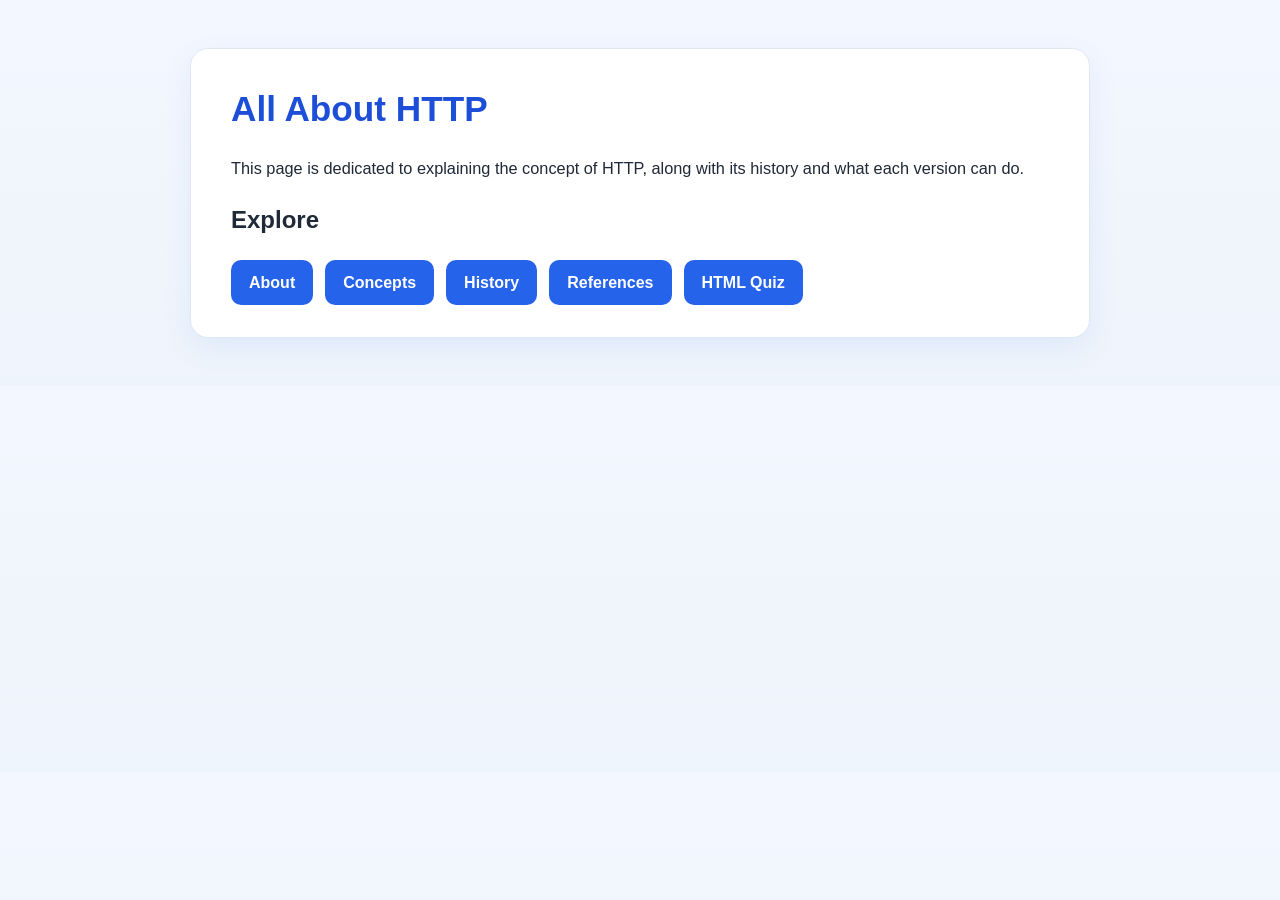
<file: index.html>
<!DOCTYPE html>
<html lang="en">
<head>
    <meta charset="UTF-8">
    <meta name="viewport" content="width=device-width, initial-scale=1.0">
    <title>All About HTTP</title>
    <link rel="stylesheet" href="style.css">
</head>
<body>
    <!-- This is the homepage layout. The main container holds the title, intro text, and navigation links that connect to the other pages in the site. -->
    <main>
        <h1>All About HTTP</h1>
        <p>This page is dedicated to explaining the concept of HTTP, 
            along with its history and what each version can do.</p>

        <!-- This section creates the page menu. Each link uses a relative path so the browser loads the matching HTML file when clicked. -->
        <h2>Explore</h2>
        <nav aria-label="Main navigation">
            <ul>
                <li><a href="about.html">About</a></li>
                <li><a href="concepts.html">Concepts</a></li>
                <li><a href="history.html">History</a></li>
                <li><a href="references.html">References</a></li>
                <li><a href="quiz.html">HTML Quiz</a></li>
            </ul>
        </nav>
    </main>
</body>
</html>
</file>
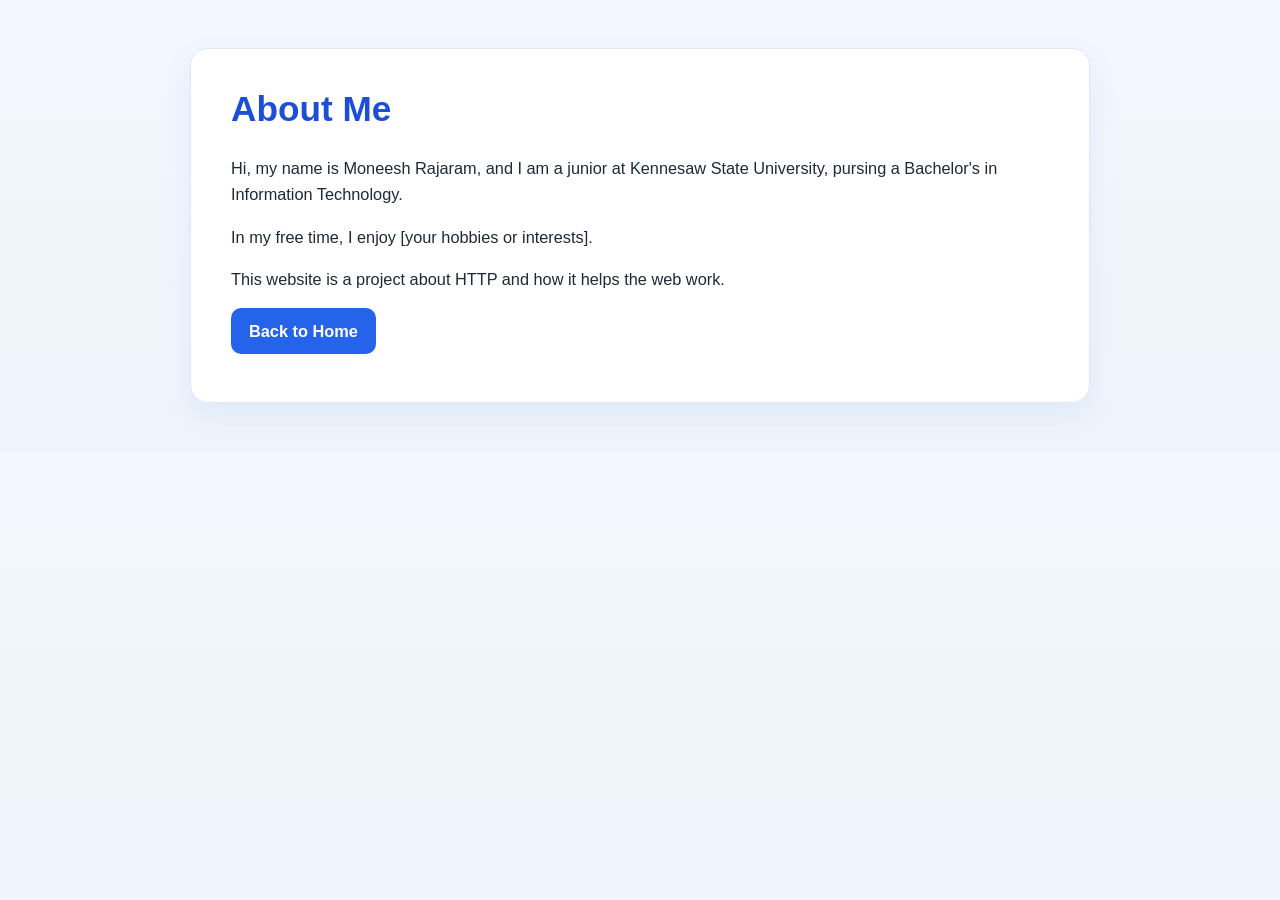
<file: about.html>
<!DOCTYPE html>
<html lang="en">
<head>
	<meta charset="UTF-8">
	<meta name="viewport" content="width=device-width, initial-scale=1.0">
	<title>About Me</title>
	<link rel="stylesheet" href="style.css">
</head>
<body>
	<!-- This page introduces the author and gives the viewer a quick personal summary. The button link at the bottom returns to the home page using a relative path. -->
	<main>
		<h1>About Me</h1>
		<p>Hi, my name is Moneesh Rajaram, and I am a junior at Kennesaw State University, 
            pursing a Bachelor's in Information Technology.</p>
		<p>In my free time, I enjoy [your hobbies or interests].</p>
		<p>This website is a project about HTTP and how it helps the web work.</p>
		<p><a class="button" href="index.html">Back to Home</a></p>
	</main>
</body>
</html>
</file>
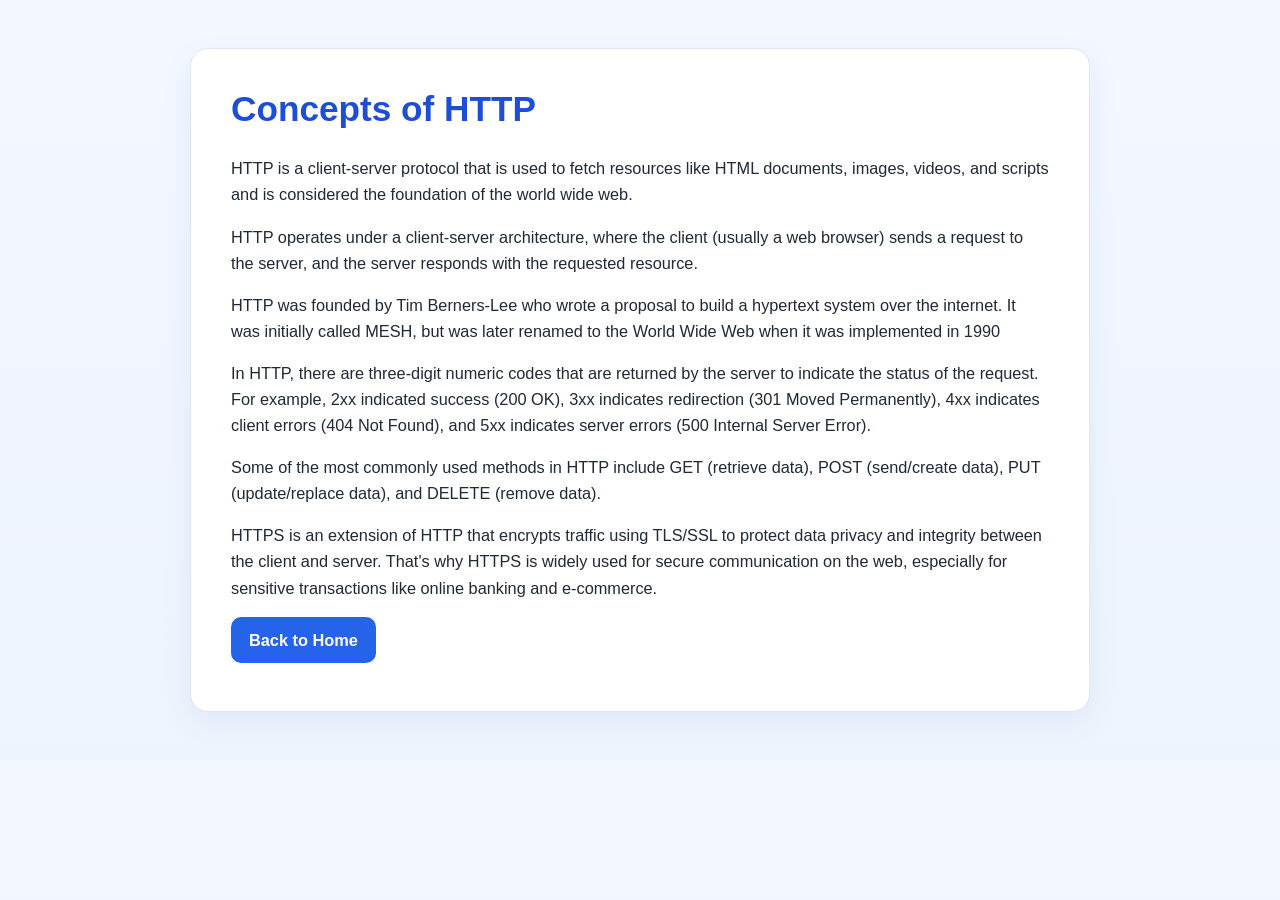
<file: concepts.html>
<!DOCTYPE html>
<html lang="en">
<head>
	<meta charset="UTF-8">
	<meta name="viewport" content="width=device-width, initial-scale=1.0">
	<title>Concepts of HTTP</title>
	<link rel="stylesheet" href="style.css">
</head>
<body>
	<!-- This page explains the core ideas behind HTTP. 
     Structured as a series of paragraphs so the reader 
     can follow the protocol basics, request/response flow, and common 
     status codes. -->
	<main>
		<h1>Concepts of HTTP</h1>
		<p>
            HTTP is a client-server protocol that is used to fetch resources like 
            HTML documents, images, videos, and scripts and is considered the foundation of the world wide web.
        </p>
        <p>
            HTTP operates under a client-server architecture, where the client (usually a web browser) sends a request to the server, 
            and the server responds with the requested resource.
        </p>
        <p>
            HTTP was founded by Tim Berners-Lee who wrote a proposal to build a hypertext system over the internet.
            It was initially called MESH, but was later renamed to the World Wide Web when it was implemented in 1990
        </p>
        <p>
            In HTTP, there are three-digit numeric codes that are returned by the server to indicate the status of the request.
            For example, 2xx indicated success (200 OK), 3xx indicates redirection (301 Moved Permanently), 4xx indicates client
            errors (404 Not Found), and 5xx indicates server errors (500 Internal Server Error).
        </p>
        <p>
            Some of the most commonly used methods in HTTP include GET (retrieve data), 
            POST (send/create data), PUT (update/replace data), and DELETE (remove data).
        </p>
        <p>
            HTTPS is an extension of HTTP that encrypts traffic using TLS/SSL to protect data privacy and integrity between the client and server.
            That's why HTTPS is widely used for secure communication on the web, especially for sensitive transactions like online banking and e-commerce.
        </p>
        <p><a class="button" href="index.html">Back to Home</a></p>
	</main>
</body>
</html>
</file>
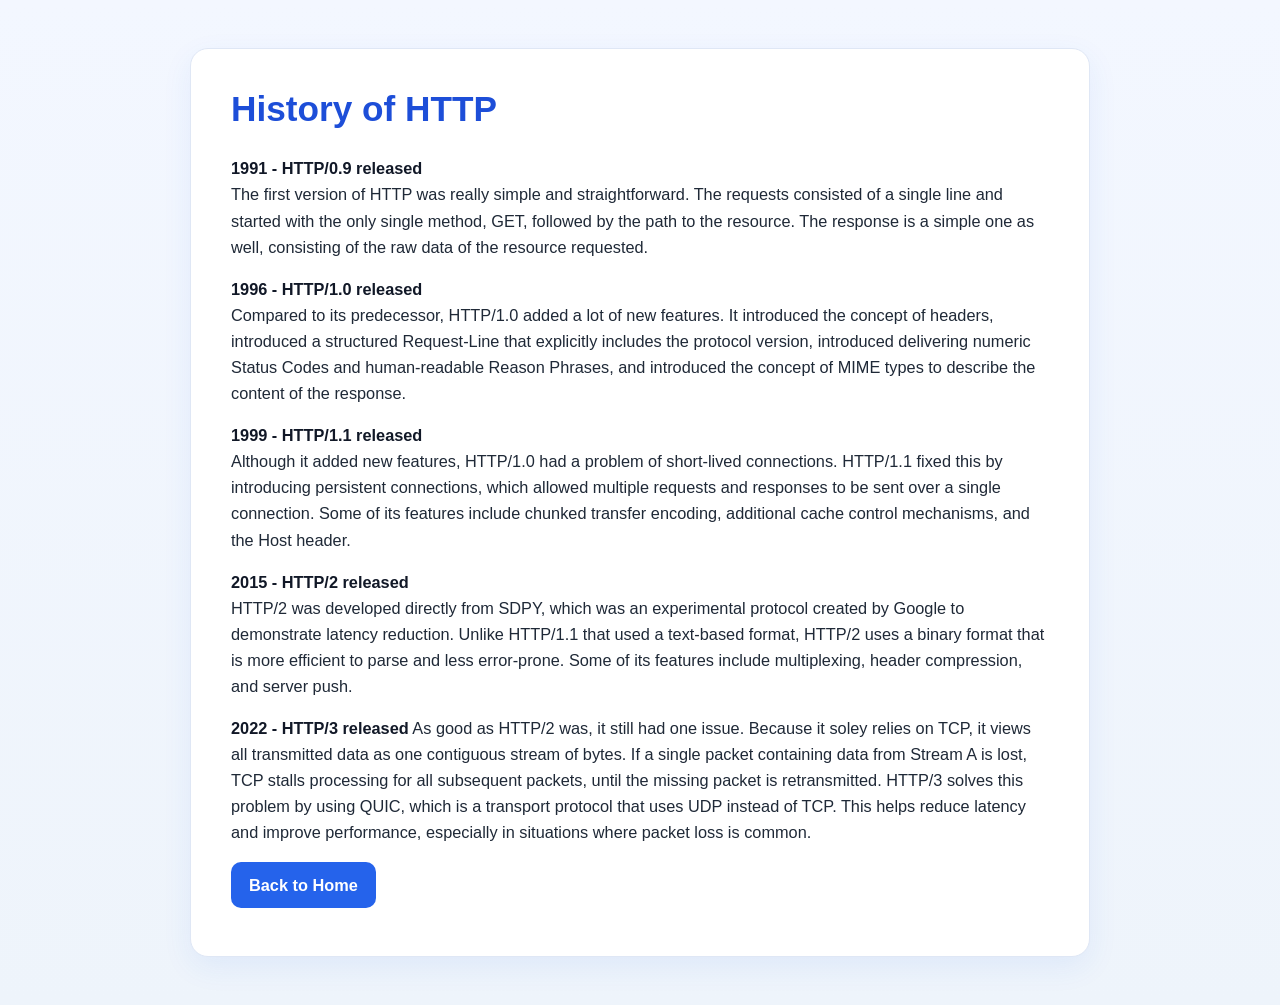
<file: history.html>
<!DOCTYPE html>
<html lang="en">
<head>
	<meta charset="UTF-8">
	<meta name="viewport" content="width=device-width, initial-scale=1.0">
	<title>History of HTTP</title>
	<link rel="stylesheet" href="style.css">
</head>
<body>
	<!-- This page presents the evolution of HTTP as a timeline. 
     Each paragraph marks a major version and explains how the protocol changed 
     as the web grew and improved. -->
	<main>
		<h1>History of HTTP</h1>
        <p>
            <strong>1991 - HTTP/0.9 released</strong><br>
            The first version of HTTP was really simple and straightforward.
            The requests consisted of a single line and started with the only single method, GET, 
            followed by the path to the resource. The response is a simple one as well, 
            consisting of the raw data of the resource requested.
        </p>
        <p>
            <strong>1996 - HTTP/1.0 released</strong><br>
            Compared to its predecessor, HTTP/1.0 added a lot of new features. It introduced the concept of headers, 
            introduced a structured Request-Line that explicitly includes the protocol version, 
            introduced delivering numeric Status Codes and human-readable Reason Phrases, and 
            introduced the concept of MIME types to describe the content of the response.
        </p>
        <p>
            <strong>1999 - HTTP/1.1 released</strong><br>
            Although it added new features, HTTP/1.0 had a problem of short-lived connections. 
            HTTP/1.1 fixed this by introducing persistent connections, which allowed multiple 
            requests and responses to be sent over a single connection. Some of its features include chunked transfer encoding, 
            additional cache control mechanisms, and the Host header.
        </p>
        <p>
            <strong>2015 - HTTP/2 released</strong><br>
            HTTP/2 was developed directly from SDPY, which was an experimental protocol created by Google to demonstrate latency reduction.
            Unlike HTTP/1.1 that used a text-based format, HTTP/2 uses a binary format that is more efficient to parse and less error-prone.
            Some of its features include multiplexing, header compression, and server push.
        </p>
        <p>
            <strong>2022 - HTTP/3 released</strong>
            As good as HTTP/2 was, it still had one issue. Because it soley relies on TCP, 
            it views all transmitted data as one contiguous stream of bytes. If a single packet 
            containing data from Stream A is lost, TCP stalls processing for all subsequent packets, 
            until the missing packet is retransmitted. HTTP/3 solves this problem by using QUIC, 
            which is a transport protocol that uses UDP instead of TCP. This helps reduce latency and improve performance, 
            especially in situations where packet loss is common.
        </p>
        <p><a class="button" href="index.html">Back to Home</a></p>
	</main>
</body>
</html>
</file>
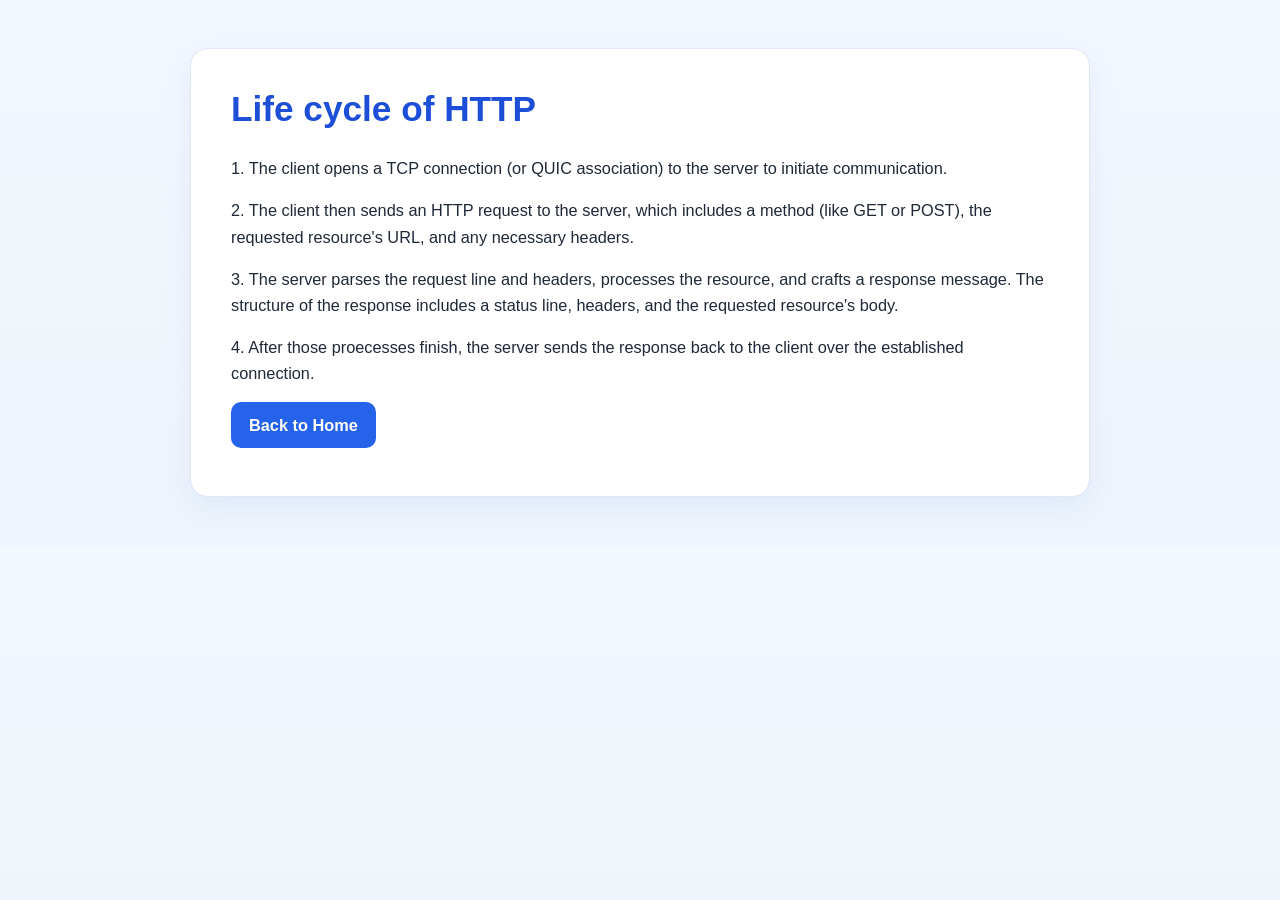
<file: lifecycle.html>
<!DOCTYPE html>
<html lang="en">
<head>
	<meta charset="UTF-8">
	<meta name="viewport" content="width=device-width, initial-scale=1.0">
	<title>Life cycle of HTTP</title>
	<link rel="stylesheet" href="style.css">
</head>
<body>
	<!-- This page explains the request lifecycle in numbered steps so the reader can follow how an 
     HTTP interaction moves from connection setup to the final response. -->
	<main>
		<h1>Life cycle of HTTP</h1>
        <p>
            1. The client opens a TCP connection (or QUIC association) to the server to initiate communication.
        </p>
        <p> 
            2. The client then sends an HTTP request to the server, which includes a method (like GET or POST), 
            the requested resource's URL, and any necessary headers.
        </p>
        <p>
            3. The server parses the request line and headers, processes the resource, and crafts a response message.
            The structure of the response includes a status line, headers, and the requested resource's body.
        </p>
        <p>
            4. After those proecesses finish, the server sends the response back to the client over the established connection.
        </p>
        <p><a class="button" href="index.html">Back to Home</a></p>
	</main>
</body>
</html>
</file>
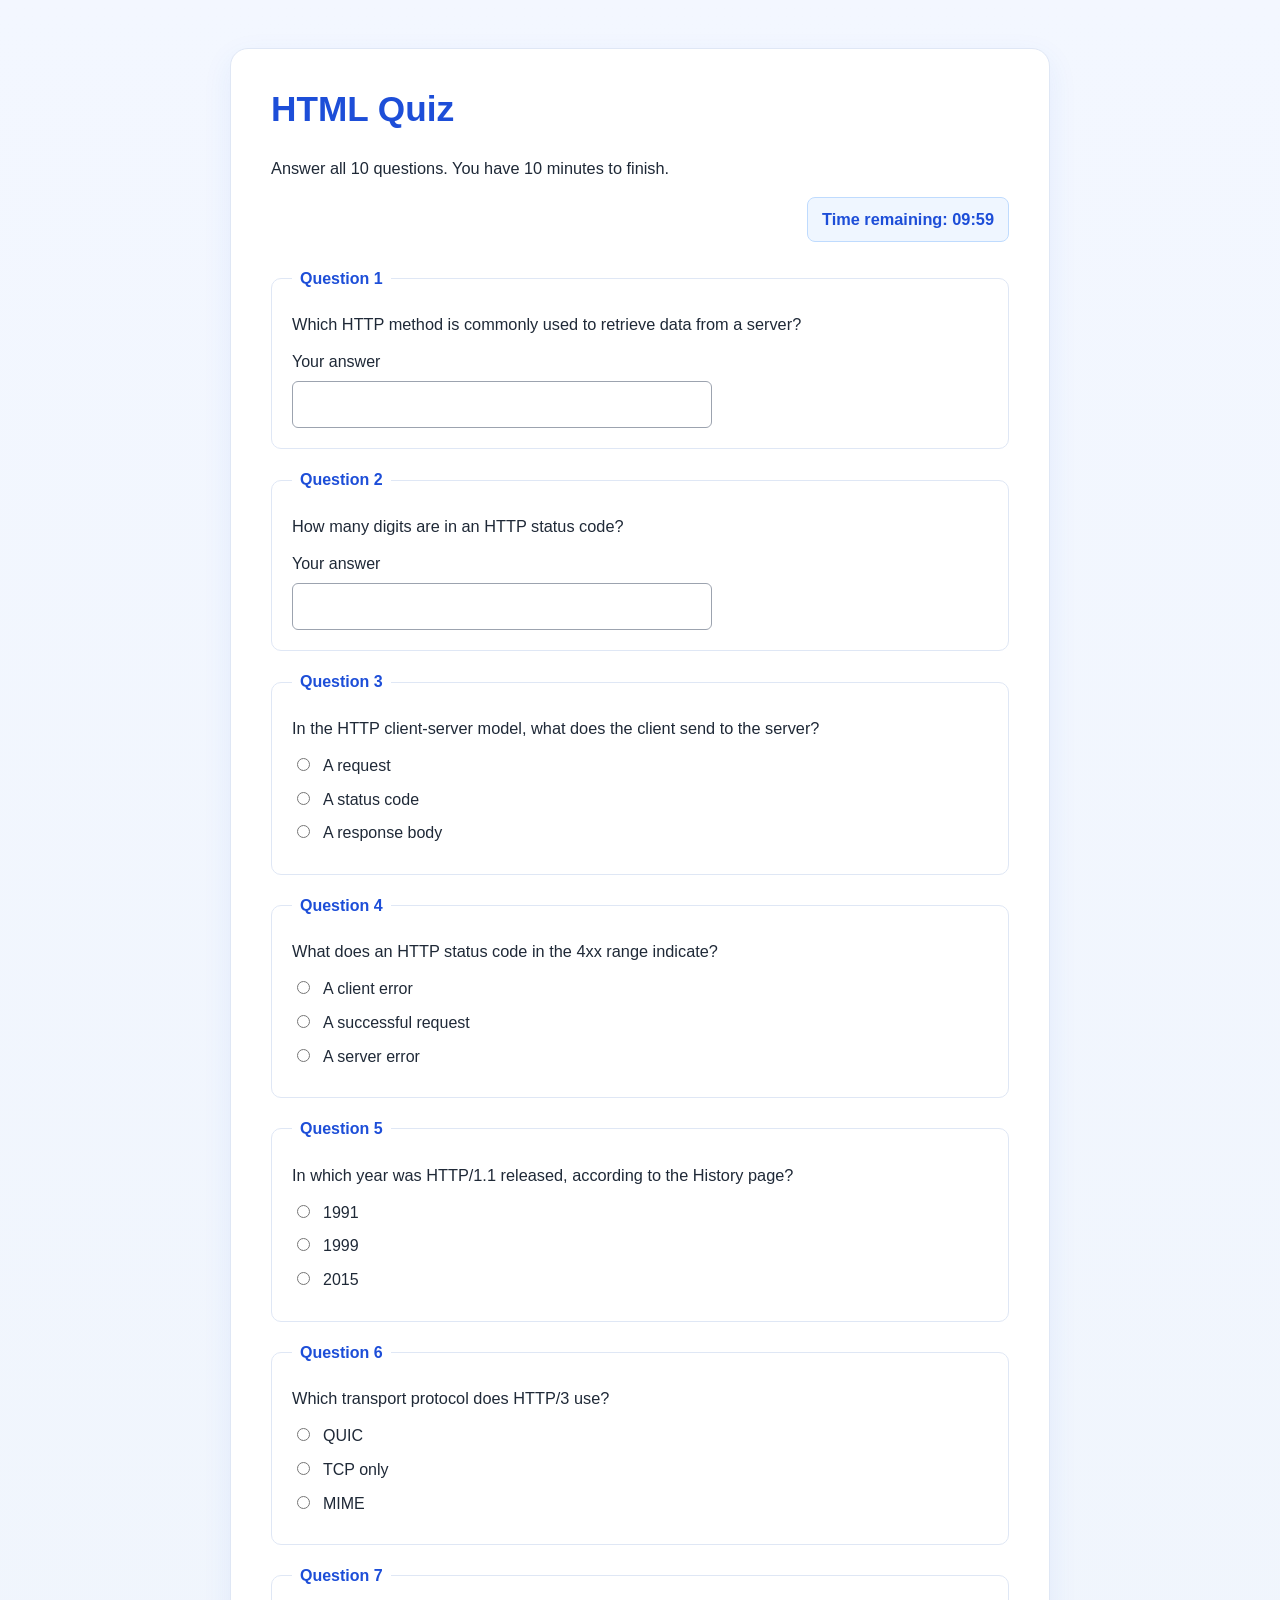
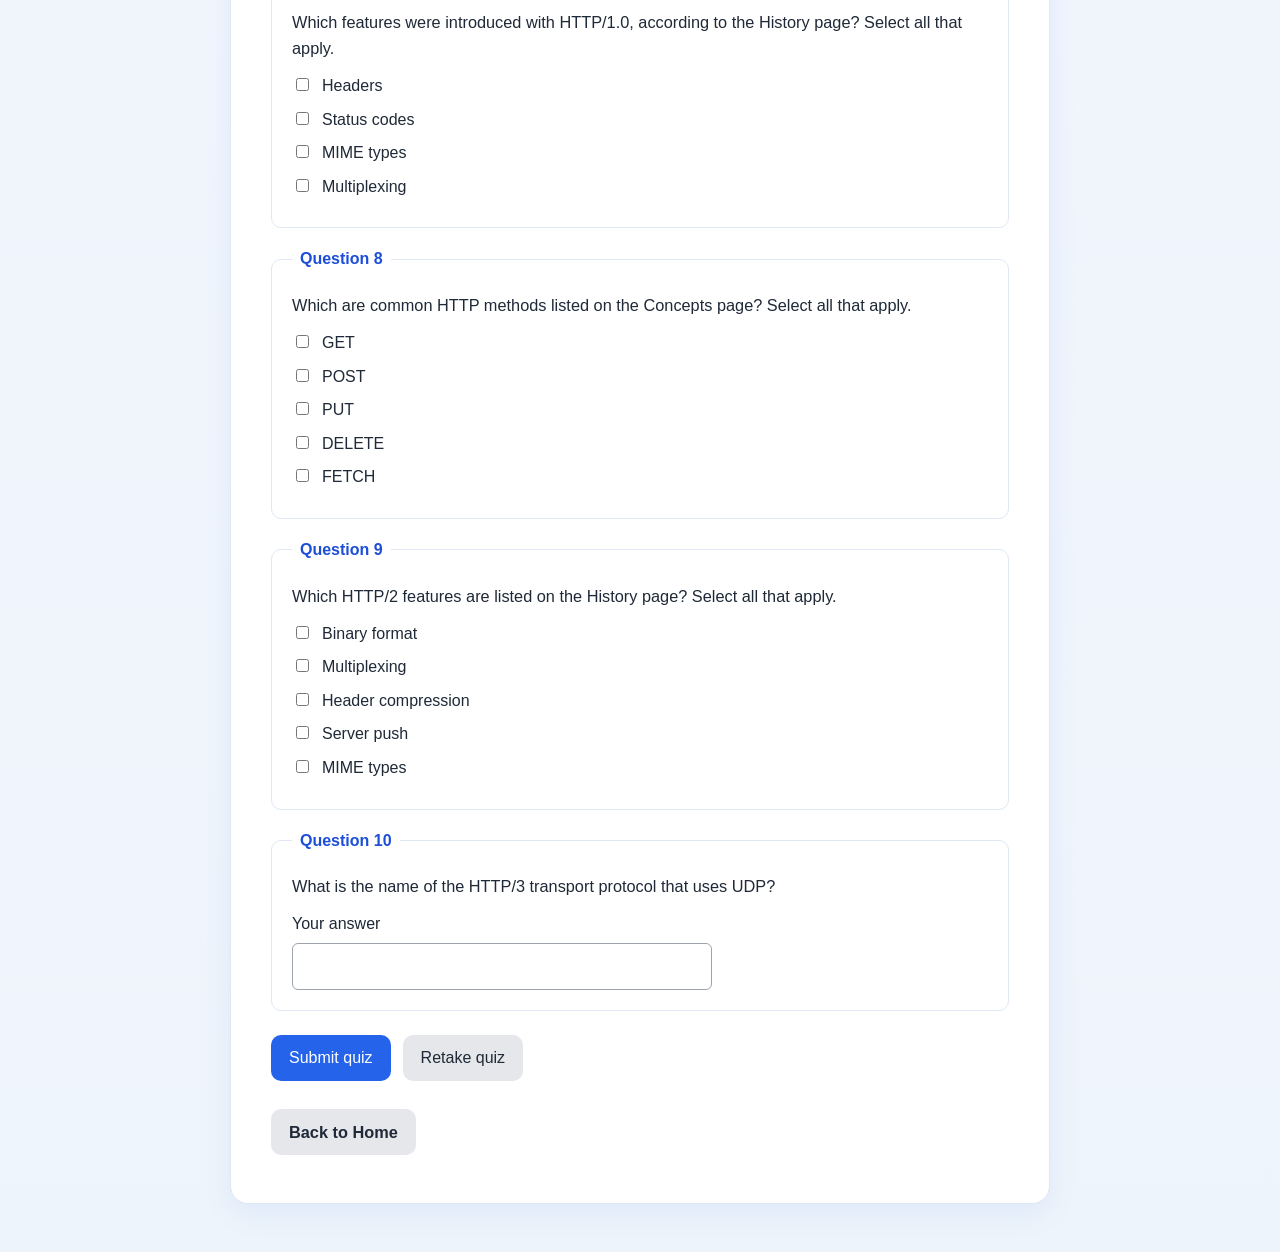
<file: quiz.html>
<!DOCTYPE html>
<html lang="en">
<head>
    <meta charset="UTF-8">
    <meta name="viewport" content="width=device-width, initial-scale=1.0">
    <title>HTML Quiz</title>
    <link rel="stylesheet" href="style.css">
</head>
<body>
    <main class="quiz-main">
        <h1>HTML Quiz</h1>
        <p>Answer all 10 questions. You have 10 minutes to finish.</p>
        <p class="quiz-timer" id="quiz-timer" role="timer" aria-live="off">Time remaining: 10:00</p>

        <!-- JavaScript fills this form with questions from the quiz question array. -->
        <form id="quiz-form">
            <div id="quiz-questions"></div>
            <div class="quiz-actions">
                <button class="button" type="submit">Submit quiz</button>
                <button class="button button-secondary" id="reset-quiz" type="reset">Retake quiz</button>
            </div>
        </form>

        <section class="quiz-results" id="quiz-results" aria-live="polite" tabindex="-1">
            <h2>Quiz results</h2>
            <div id="quiz-summary"></div>
            <ol id="question-results"></ol>
        </section>

        <p class="quiz-home"><a class="button button-secondary" href="index.html">Back to Home</a></p>
    </main>
    <script src="quiz.js" defer></script>
</body>
</html>
</file>
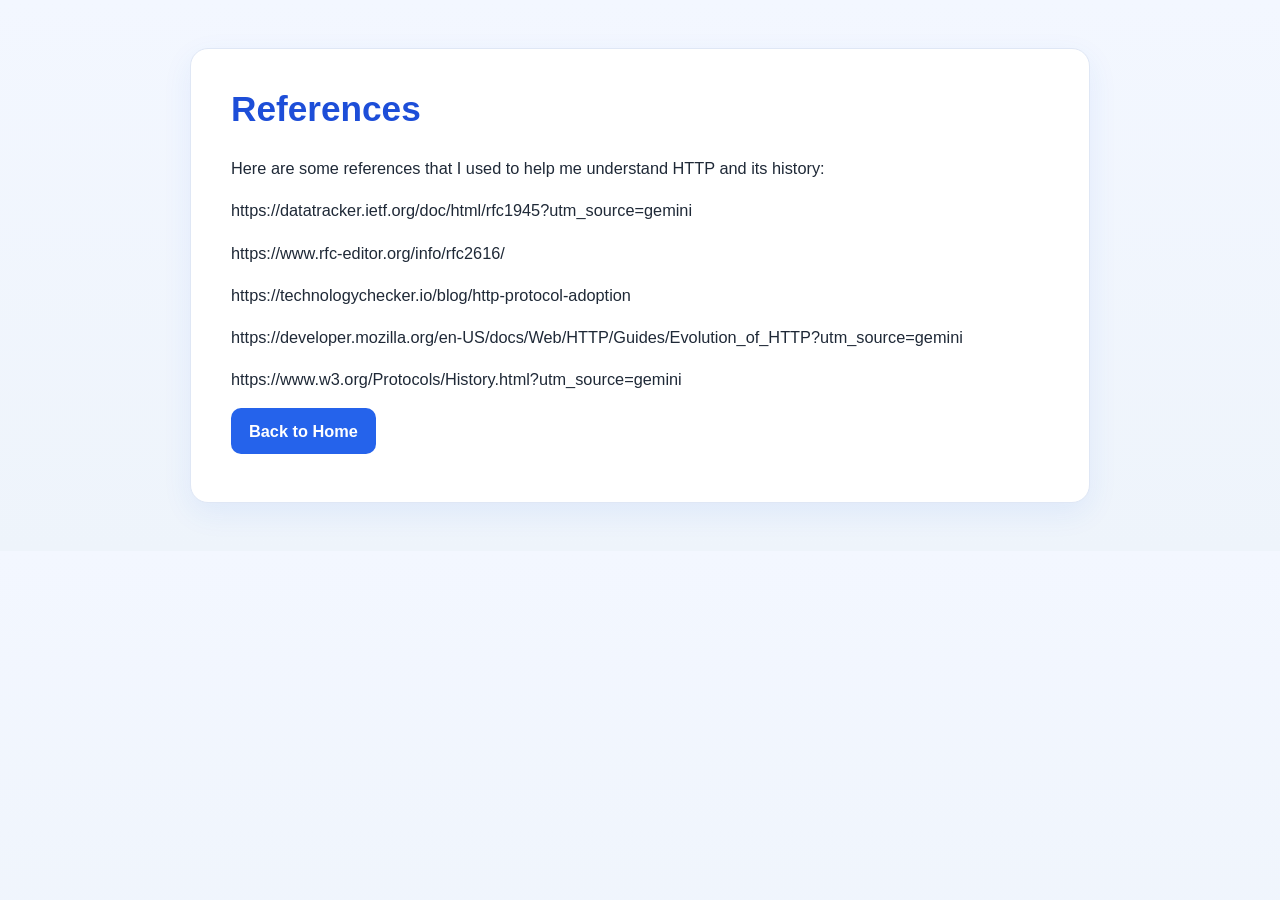
<file: references.html>
<!DOCTYPE html>
<html lang="en">
<head>
	<meta charset="UTF-8">
	<meta name="viewport" content="width=device-width, initial-scale=1.0">
	<title>References</title>
	<link rel="stylesheet" href="style.css">
</head>
<body>
	<!-- This page stores the sources used for the project. Each paragraph is a reference link, making it easy to verify where the information about HTTP came from. -->
	<main>
		<h1>References</h1>
		<p>
			Here are some references that I used to help me understand HTTP and its history:
		</p>
		<p>
			https://datatracker.ietf.org/doc/html/rfc1945?utm_source=gemini
		</p>
		<p>
			https://www.rfc-editor.org/info/rfc2616/
		</p>
		<p>
			https://technologychecker.io/blog/http-protocol-adoption
		</p>
		<p>
			https://developer.mozilla.org/en-US/docs/Web/HTTP/Guides/Evolution_of_HTTP?utm_source=gemini
		</p>
		<p>
			https://www.w3.org/Protocols/History.html?utm_source=gemini
		</p>
		<p><a class="button" href="index.html">Back to Home</a></p>
	</main>
</body>
</html>
</file>
<file: style.css>
/* This selector ensures padding and borders are included in an element's total width and height, which keeps the page layout consistent across sections. */
* {
    box-sizing: border-box;
}

/* The body uses a soft background gradient and a clean sans-serif font to create a modern, easy-to-read reading experience for the content. */
body {
    margin: 0;
    font-family: Arial, Helvetica, sans-serif;
    background: linear-gradient(180deg, #f3f7ff 0%, #eef4fb 100%);
    color: #1f2937;
    line-height: 1.6;
}

/* The main content container is centered and styled like a card so the page feels organized and visually distinct from the background. */
main {
    max-width: 900px;
    margin: 48px auto;
    padding: 32px 40px;
    background: #ffffff;
    border: 1px solid #dfe7f5;
    border-radius: 18px;
    box-shadow: 0 10px 30px rgba(37, 99, 235, 0.08);
}

/* These heading styles make the titles stand out and help create a clear visual hierarchy from page title to section content. */
h1 {
    margin-top: 0;
    color: #1d4ed8;
    font-size: 2.2rem;
    margin-bottom: 18px;
}

p {
    margin: 0 0 1rem;
    font-size: 1.02rem;
}

/* The navigation is displayed as a row of buttons by removing the bullet list styling and using flexbox for spacing. */
nav ul {
    list-style: none;
    padding: 0;
    margin: 20px 0 0;
    display: flex;
    flex-wrap: wrap;
    gap: 12px;
}

nav li {
    margin: 0;
}

/* These shared link/button styles create a consistent blue call-to-action appearance and improve clickability across the site. */
nav a,
.button {
    display: inline-block;
    padding: 10px 18px;
    border-radius: 10px;
    background: #2563eb;
    color: #ffffff;
    text-decoration: none;
    font-weight: 600;
    transition: background 0.2s ease, transform 0.2s ease;
}

/*Gives that hover effect once the mouse hovers over the button*/
nav a:hover,
.button:hover {
    background: #1d4ed8;
    transform: translateY(-1px);
}

nav a:visited,
.button:visited {
    color: #ffffff;
}

strong {
    color: #111827;
}

/* Quiz layout and controls */
.quiz-main {
    max-width: 820px;
}

.quiz-timer {
    position: sticky;
    top: 12px;
    z-index: 1;
    width: fit-content;
    margin: 0 0 24px auto;
    padding: 8px 14px;
    border: 1px solid #bfdbfe;
    border-radius: 8px;
    background: #eff6ff;
    color: #1d4ed8;
    font-weight: 700;
    font-variant-numeric: tabular-nums;
}

.quiz-question {
    min-width: 0;
    margin: 0 0 18px;
    padding: 20px;
    border: 1px solid #dfe7f5;
    border-radius: 10px;
}

.quiz-question legend {
    padding: 0 8px;
    color: #1d4ed8;
    font-weight: 700;
}

.quiz-question p {
    margin-bottom: 12px;
}

.quiz-option {
    display: flex;
    align-items: flex-start;
    gap: 10px;
    width: fit-content;
    margin: 8px 0;
    cursor: pointer;
}

.quiz-option input {
    margin-top: 5px;
    accent-color: #2563eb;
}

.quiz-text-input {
    display: block;
    width: min(100%, 420px);
    margin-top: 6px;
    padding: 10px 12px;
    border: 1px solid #9ca3af;
    border-radius: 6px;
    font: inherit;
}

.quiz-text-input:focus-visible,
.quiz-option input:focus-visible,
.quiz-actions button:focus-visible,
.button:focus-visible {
    outline: 3px solid #93c5fd;
    outline-offset: 3px;
}

.quiz-actions {
    display: flex;
    flex-wrap: wrap;
    gap: 12px;
    margin-top: 24px;
}

.quiz-actions button {
    border: 0;
    cursor: pointer;
    font: inherit;
}

.button-secondary {
    background: #e5e7eb;
    color: #1f2937;
}

.button-secondary:visited,
.button-secondary:hover {
    color: #1f2937;
}

.button-secondary:hover {
    background: #d1d5db;
}

.quiz-actions button:disabled {
    cursor: not-allowed;
    opacity: 0.6;
    transform: none;
}

.quiz-results {
    display: none;
}

.quiz-results.show {
    display: block;
}

.quiz-results h2 {
    margin-top: 0;
}

.quiz-overall {
    font-size: 1.2rem;
    font-weight: 700;
}

.quiz-pass,
.quiz-correct {
    color: #166534;
}

.quiz-fail,
.quiz-incorrect {
    color: #b91c1c;
}

#question-results {
    padding-left: 24px;
}

#question-results li {
    margin: 10px 0;
}

.quiz-home {
    margin-top: 28px;
}

/* This media query stacks the navigation vertically on smaller screens so the site stays readable and user-friendly on mobile devices. */
@media (max-width: 600px) {
    main {
        margin: 24px 16px;
        padding: 24px 20px;
    }

    h1 {
        font-size: 1.8rem;
    }

    nav ul {
        flex-direction: column;
    }

    nav a,
    .button {
        width: 100%;
        text-align: center;
    }

    .quiz-timer {
        position: static;
        margin-left: 0;
    }

    .quiz-question {
        padding: 16px;
    }
}
</file>
